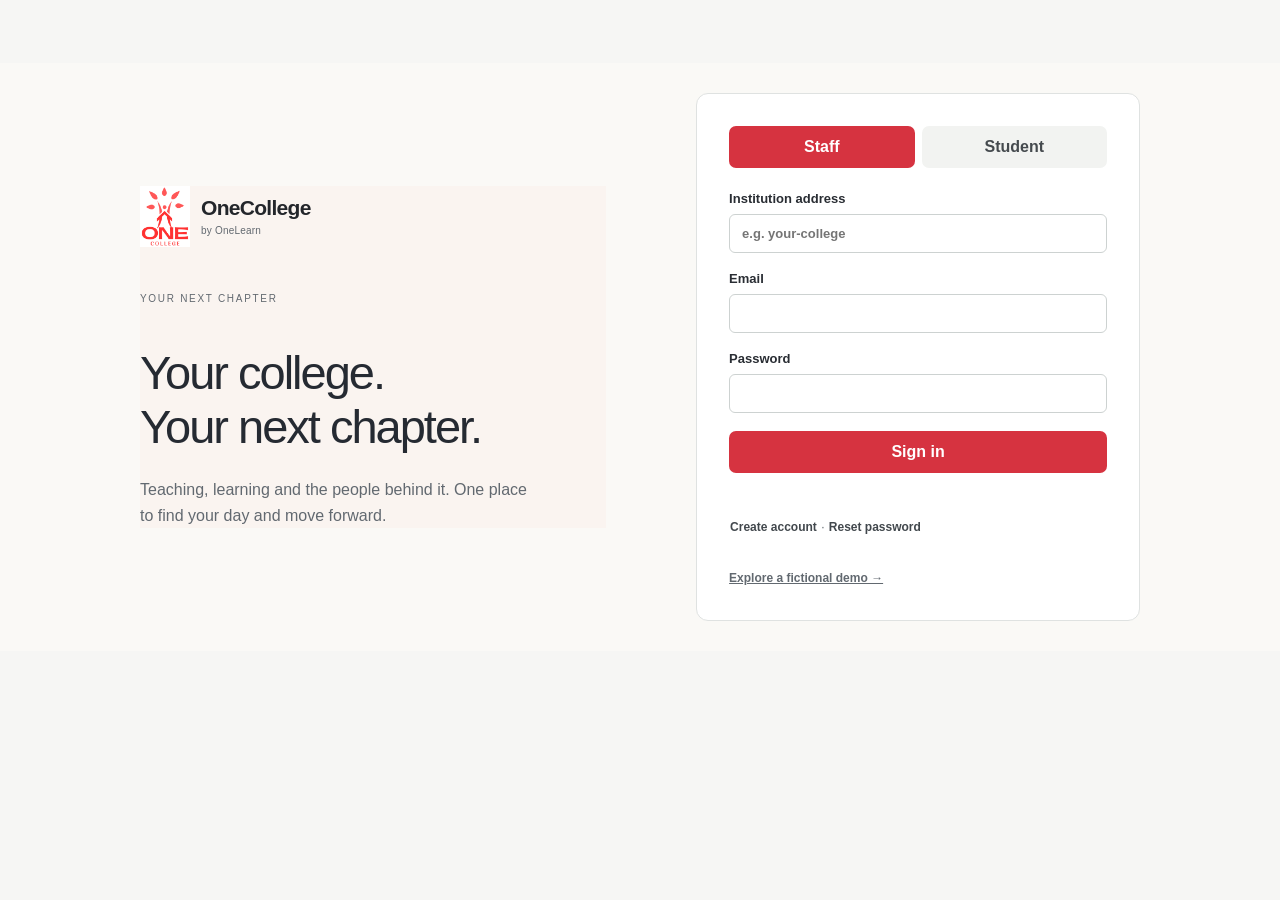
<file: index.html>
<!doctype html><html lang="en"><head><meta charset="utf-8"><meta name="viewport" content="width=device-width,initial-scale=1"><meta name="referrer" content="strict-origin-when-cross-origin"><title>OneCollege</title><link rel="icon" href="logo.svg"><link rel="stylesheet" href="styles.css"></head><body><div id="app"><p class="loading">Opening OneCollege…</p></div><div id="toast" role="status" aria-live="polite"></div><dialog id="dialog"></dialog><script src="config.js"></script><script type="module" src="app.mjs"></script></body></html>
</file>
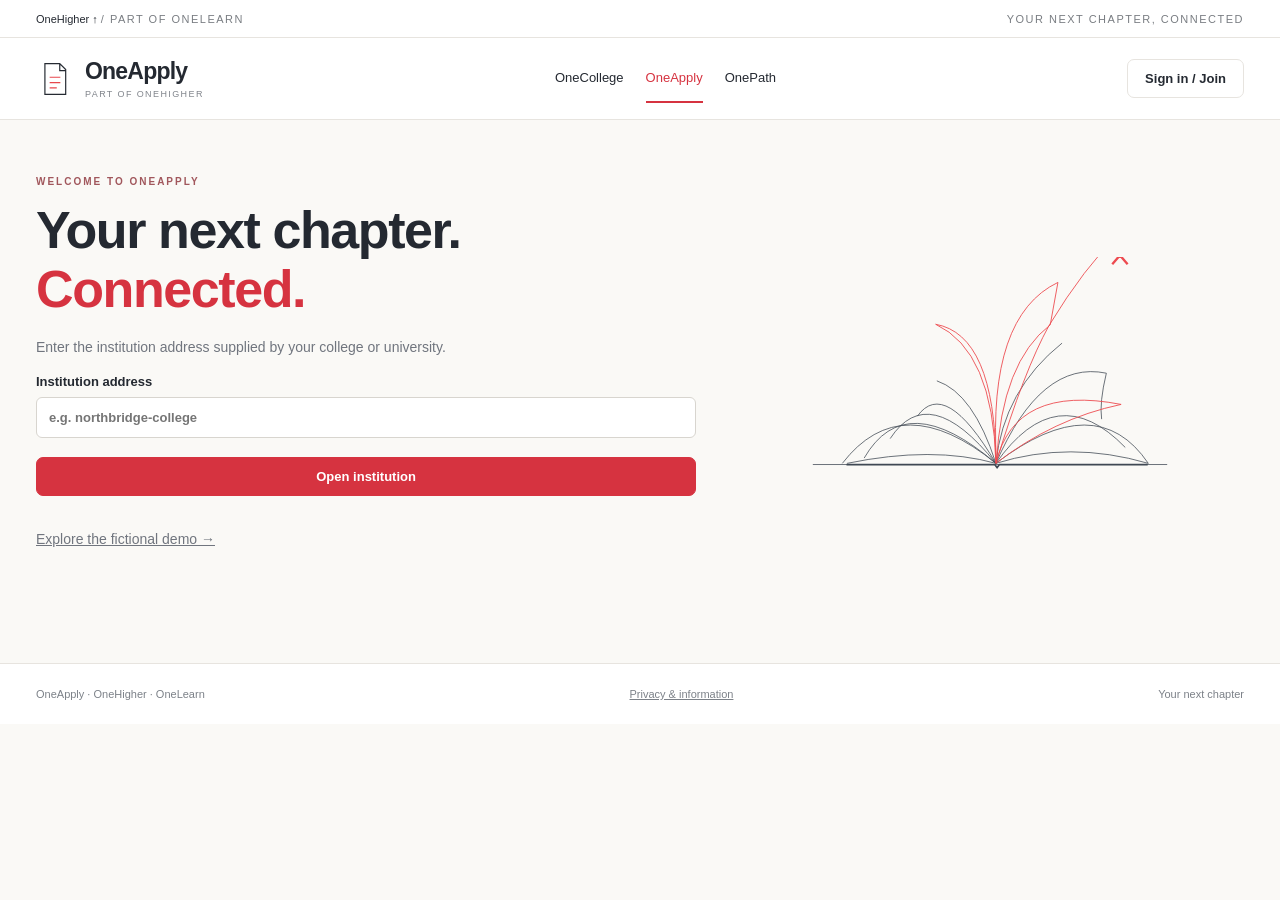
<file: apply.html>
<!doctype html><html lang="en-GB"><head><meta charset="utf-8"><meta name="viewport" content="width=device-width,initial-scale=1"><title>OneApply · OneHigher</title><link rel="icon" href="apply.svg"><link rel="stylesheet" href="family.css"></head><body data-product="apply"><a class="skip" href="#main">Skip to content</a><div id="app">Opening OneApply…</div><div id="status" role="status"></div><dialog id="dialog"></dialog><script src="config.js"></script><script type="module" src="family.mjs"></script></body></html>
</file>
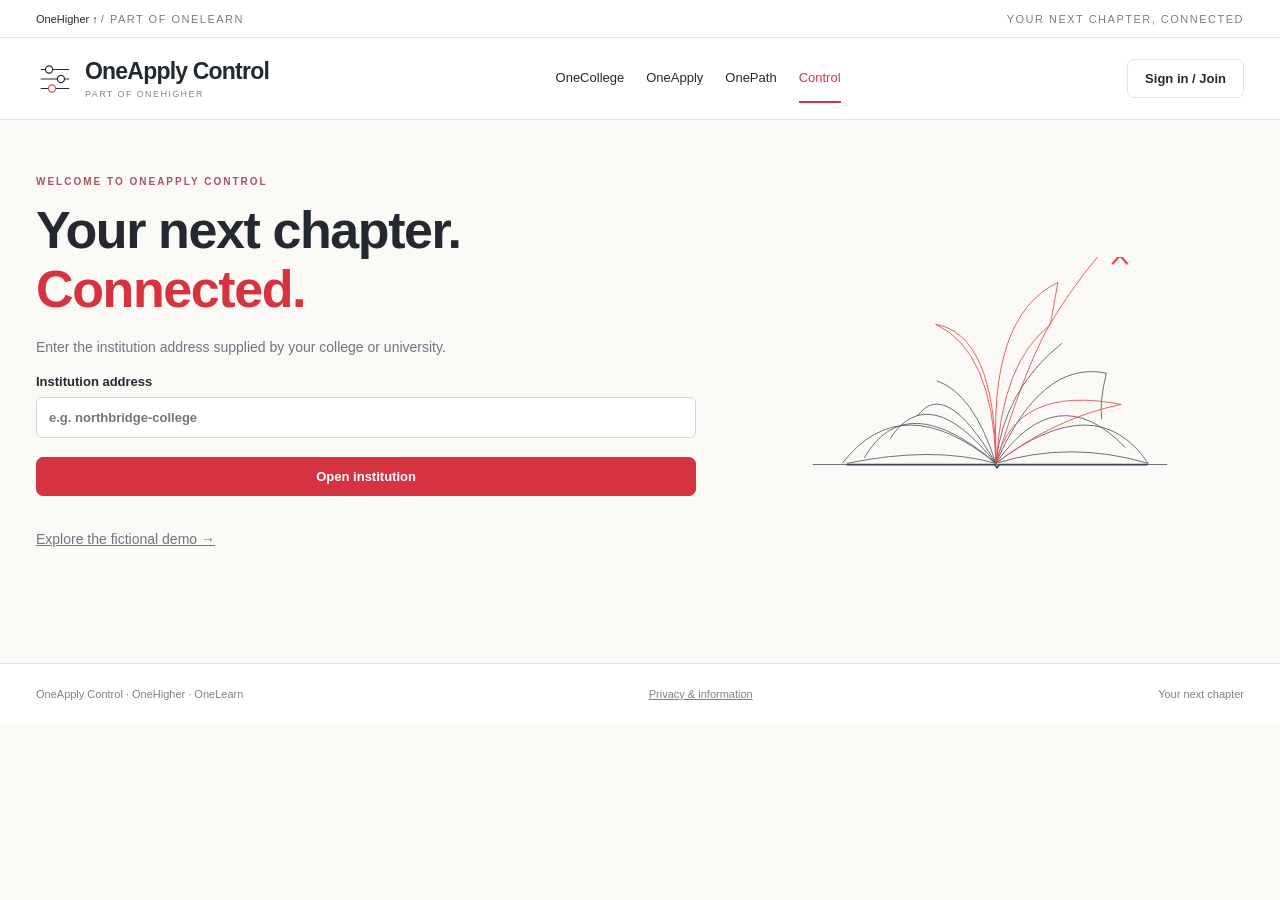
<file: control.html>
<!doctype html><html lang="en-GB"><head><meta charset="utf-8"><meta name="viewport" content="width=device-width,initial-scale=1"><title>OneApply Control · OneHigher</title><link rel="icon" href="control.svg"><link rel="stylesheet" href="family.css"></head><body data-product="control"><a class="skip" href="#main">Skip to content</a><div id="app">Opening OneApply Control…</div><div id="status" role="status"></div><dialog id="dialog"></dialog><script src="config.js"></script><script type="module" src="family.mjs"></script></body></html>
</file>
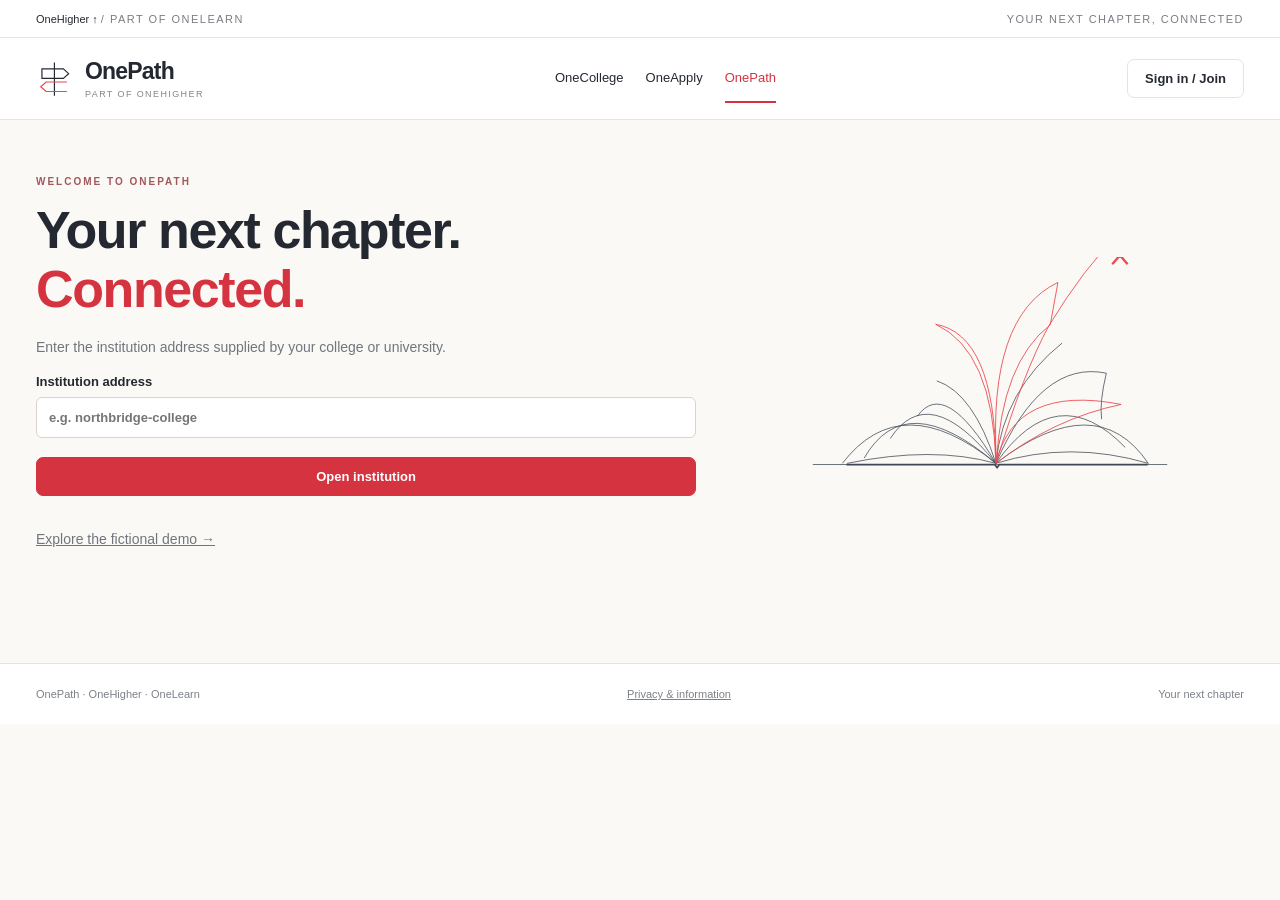
<file: path.html>
<!doctype html><html lang="en-GB"><head><meta charset="utf-8"><meta name="viewport" content="width=device-width,initial-scale=1"><title>OnePath · OneHigher</title><link rel="icon" href="path.svg"><link rel="stylesheet" href="family.css"></head><body data-product="path"><a class="skip" href="#main">Skip to content</a><div id="app">Opening OnePath…</div><div id="status" role="status"></div><dialog id="dialog"></dialog><script src="config.js"></script><script type="module" src="family.mjs"></script></body></html>
</file>
<file: styles.css>
:root{font-family:"DM Sans",Arial,sans-serif;color:#292d33;background:#f6f6f4;--accent:#dcdedf;--ink:#292d33;--pale:#eceeed;--line:#dfe2e1;--muted:#626970;--focus:#41454b}
*{box-sizing:border-box}body{margin:0}body.college{--accent:#ad4012;--ink:#fff;--pale:#fff0e5;--focus:#ad4012;background:#fbf9f6}button,input,select,textarea{font:inherit}button,a,input,select,textarea{outline-offset:4px}button:focus-visible,a:focus-visible,input:focus-visible,select:focus-visible,textarea:focus-visible{outline:2px solid var(--focus)}button{cursor:pointer;border:1px solid transparent;border-radius:7px;background:var(--accent);color:var(--ink);font-weight:600;padding:11px 17px}button:hover{filter:brightness(.96)}button:disabled{opacity:.55;cursor:wait}button.secondary{background:white;border-color:var(--line);color:#33383e}button.quiet{background:transparent;color:#42484d;padding:8px 0}button.small{padding:7px 11px;font-size:13px}a{color:inherit}input,select,textarea{width:100%;padding:11px 12px;background:white;border:1px solid #cdd2d1;border-radius:6px;color:#292d33}input[type=checkbox]{width:auto;accent-color:var(--focus)}textarea{min-height:110px;resize:vertical}label{display:grid;gap:8px;font-size:13px;font-weight:600}label.check{display:flex;align-items:center;gap:9px;font-weight:400}h1,h2,h3,p{margin:0}h1{font-size:34px;font-weight:500;letter-spacing:-1.1px}h2{font-size:20px;font-weight:600;letter-spacing:-.4px}h3{font-size:16px;font-weight:600}p{line-height:1.6}small,.muted{color:var(--muted)}small{font-size:12px}.brand{display:flex;align-items:center;gap:11px;white-space:nowrap}.brand img{width:42px;height:42px}.brand strong{display:block;font-size:21px;letter-spacing:-.7px;color:#23262b}.brand small{font-size:10px;letter-spacing:.2px}
.top{height:85px;border-bottom:1px solid var(--line);display:flex;align-items:center;gap:42px;padding:0 max(26px,calc((100vw - 1420px)/2));background:#ffffffba}.top nav{display:flex;gap:26px;align-self:stretch;align-items:center;flex:1}.top nav button{color:#53585c;font-weight:500;border-radius:0;background:transparent;padding:29px 0;position:relative}.top nav button.active{color:#202428}.top nav button.active:after{content:"";height:2px;background:var(--focus);position:absolute;bottom:14px;left:0;right:0}.account{display:flex;align-items:center;gap:12px}.avatar{width:35px;height:35px;border-radius:50%;background:#e4e5e5;display:grid;place-items:center;font-size:12px}.account small{display:block}.subnav{display:flex;gap:6px;overflow-x:auto;padding:15px 0;margin-bottom:15px;border-bottom:1px solid var(--line)}.subnav button{background:transparent;color:#626970;font-size:13px;padding:8px 12px;white-space:nowrap}.subnav button.active{background:var(--pale);color:#252a2d}
main{max-width:1420px;margin:auto;padding:30px 38px 48px}.pagehead{display:flex;align-items:center;justify-content:space-between;gap:24px;margin:12px 0 28px}.pagehead p{margin-top:8px;color:var(--muted);font-size:14px}.overline{text-transform:uppercase;letter-spacing:1.7px;font-size:10px;color:var(--muted);margin-bottom:10px}.metricstrip{display:grid;grid-template-columns:repeat(4,1fr);margin:32px 0;gap:26px}.metricstrip>div{border-right:1px solid var(--line);display:flex;gap:16px;align-items:center}.metricstrip>div:last-child{border:0}.metricstrip strong{font-weight:500;font-size:31px}.metricstrip span{font-size:13px;color:var(--muted)}.grid{display:grid;grid-template-columns:repeat(3,minmax(0,1fr));gap:24px}.grid.two{grid-template-columns:1.55fr 1fr}.grid.equal{grid-template-columns:repeat(2,minmax(0,1fr))}.card{background:#fff;border:1px solid var(--line);border-radius:8px;padding:25px;min-width:0}.cardhead{display:flex;justify-content:space-between;align-items:center;gap:15px;margin-bottom:17px}.cardhead button{font-size:12px}.agenda{display:grid;grid-template-columns:94px 1fr auto;gap:20px;align-items:center;padding:22px 0;border-bottom:1px solid #eceeed}.agenda:last-child{border:0}.agenda time{font-size:13px;color:var(--muted)}.agenda h3{margin-bottom:7px}.stackitem{padding:17px 0;border-bottom:1px solid #eceeed}.stackitem:last-child{border:0}.stackitem p{font-size:12px;color:var(--muted);margin-top:6px}.stackitem strong{font-size:14px;font-weight:500}.spaced{margin-top:26px}.quicklinks{border-top:1px solid var(--line);display:flex;gap:32px;margin-top:26px;padding-top:17px}.quicklinks button{font-size:12px}.footer{display:flex;justify-content:space-between;gap:16px;color:#767c80;font-size:10px;letter-spacing:.8px;margin-top:35px}.toolbar{display:flex;align-items:center;gap:12px;flex-wrap:wrap;margin-bottom:20px}.toolbar input{max-width:270px}.toolbar select{max-width:200px}.toolbar label{display:flex;align-items:center;gap:8px}.tablewrap{overflow:auto}table{width:100%;border-collapse:collapse;font-size:13px}th{text-align:left;font-size:11px;text-transform:uppercase;letter-spacing:.7px;color:#666d71;font-weight:500;padding:13px 12px;background:#f6f7f6}td{padding:15px 12px;border-bottom:1px solid #eceeed;line-height:1.6;vertical-align:top}td small{display:block}td button{white-space:nowrap}td input,td select{min-width:115px;padding:8px;font-size:12px}.tag{font-size:11px;background:var(--pale);color:#494f53;border-radius:4px;padding:5px 8px;display:inline-block;margin-right:5px}.empty{padding:26px 5px;color:#71777d;font-size:13px;line-height:1.7}.notice{border-left:3px solid #989d9f;background:#eeefed;padding:14px 18px;font-size:13px;line-height:1.7;margin:15px 0}.notice.demo{margin:0;text-align:center;border:0;font-size:12px;background:#e9eceb;padding:8px}.notice.demo button{background:none;color:#2d3236;text-decoration:underline;padding:0 10px;font-size:12px}.formgrid{display:grid;grid-template-columns:1fr 1fr;gap:19px}.formgrid>.wide{grid-column:1/-1}.formactions{display:flex;gap:12px;margin-top:24px;align-items:center;flex-wrap:wrap}.formstack{display:grid;gap:18px}.choices{display:grid;grid-template-columns:repeat(3,1fr);gap:10px;margin:16px 0}.choice{border:1px solid var(--line);padding:12px;border-radius:6px;display:flex;align-items:center;gap:9px;font-weight:400}.choice:has(input:checked){background:var(--pale);border-color:#9a9fa1}.choice small{display:block;margin-top:5px}.recordnav{display:flex;gap:8px;margin:22px 0}.recordnav button{font-size:13px}.code{font-family:monospace;overflow-wrap:anywhere;font-size:15px}.textbody{white-space:pre-wrap;font-size:14px;line-height:1.7;margin:15px 0}.links{display:flex;gap:12px;flex-wrap:wrap}.file{font-size:12px;border:1px solid var(--line);padding:7px 10px;border-radius:4px}
.week{display:grid;grid-template-columns:repeat(5,minmax(160px,1fr));gap:12px;min-width:830px}.day>h3{font-size:13px;margin-bottom:12px}.lesson{background:#eff0ef;border-left:3px solid #9a9fa2;padding:13px;margin-bottom:12px;border-radius:4px;font-size:12px}.college .lesson{background:#fff1e8;border-color:#c65f2a}.lesson strong{display:block;margin:7px 0}.lesson p{font-size:11px}.lesson button{font-size:11px;margin-top:9px}.loginwrap{max-width:1060px;margin:7vh auto;padding:30px;display:grid;grid-template-columns:1.05fr 1fr;gap:90px;align-items:center}.loginintro h1{font-size:47px;margin:42px 0 23px;line-height:1.15;letter-spacing:-2px}.loginintro p{color:var(--muted);max-width:400px}.loginintro .overline{margin-top:45px}.logincard{background:white;border:1px solid var(--line);padding:32px;border-radius:12px}.switch{display:flex;gap:7px;margin-bottom:23px}.switch button{flex:1;background:#f2f3f1;color:#454a4e}.switch button.active{background:var(--accent);color:var(--ink)}.loginhelp{font-size:12px;color:var(--muted);margin-top:20px}.loginhelp a{font-weight:600}.error{color:#a02020;font-size:13px;white-space:pre-wrap}.loading{margin:40px}
dialog{border:1px solid var(--line);border-radius:12px;width:min(820px,94vw);padding:28px;max-height:90vh;color:#292d33}dialog::backdrop{background:#1b20294d;backdrop-filter:blur(3px)}dialog h2{margin-bottom:24px}.dialoghead{display:flex;justify-content:space-between;align-items:start}dialog .close{background:#eeefed;color:#333;padding:5px 11px}#toast{position:fixed;bottom:25px;left:50%;transform:translateX(-50%);max-width:90vw;background:#2e3439;color:white;padding:14px 22px;border-radius:8px;display:none;z-index:10;font-size:13px;box-shadow:0 6px 25px #0002}#toast.show{display:block}.printtitle{display:none}
@media(max-width:1050px){.top{gap:20px;padding:0 20px}.top nav{gap:16px}.brand strong{font-size:17px}.account>div:not(.avatar){display:none}.grid{grid-template-columns:1fr 1fr}.grid.two{grid-template-columns:1fr 1fr}.agenda{grid-template-columns:65px 1fr;gap:12px}.agenda button{grid-column:2;justify-self:start}.choices{grid-template-columns:1fr 1fr}}
@media(max-width:720px){main{padding:20px 16px}.top{height:auto;flex-wrap:wrap;padding:15px 16px;gap:10px}.top .brand{flex:1}.top nav{order:3;width:100%;overflow:auto;gap:24px}.top nav button{padding:16px 0;font-size:13px}.top nav button.active:after{bottom:5px}.brand strong{font-size:19px}.account .avatar{display:none}.account button{font-size:12px}.grid,.grid.two,.grid.equal,.formgrid{grid-template-columns:1fr}.formgrid>.wide{grid-column:auto}.pagehead{align-items:start;flex-direction:column;margin-bottom:23px}h1{font-size:28px}.metricstrip{grid-template-columns:1fr 1fr;gap:22px}.metricstrip strong{font-size:26px}.metricstrip>div:nth-child(2){border:0}.card{padding:20px}.choices{grid-template-columns:1fr}.loginwrap{grid-template-columns:1fr;gap:30px;margin:0;padding:25px}.loginintro h1{font-size:33px;margin:24px 0 15px}.loginintro .overline{display:none}.logincard{padding:24px}.quicklinks{gap:12px;flex-wrap:wrap}.footer{flex-direction:column}.toolbar{align-items:stretch}.toolbar input,.toolbar select{max-width:100%}.toolbar label{flex-wrap:wrap}.subnav{padding:10px 0}.account .secondary{padding:7px}}
@media print{.top,.subnav,.toolbar,.footer,.quicklinks,.no-print,button,.notice.demo,#toast{display:none!important}body{background:white}main{padding:0;max-width:none}.card{border:0;padding:0}.printtitle{display:block}input{border:0}.tablewrap{overflow:visible}th,td{font-size:11px;padding:8px}.pagehead{margin:10px 0}.grid{display:block}}


/* OneHigher family branding */
body.college{--accent:#d63340;--ink:#fff;--pale:#fff0ef;--focus:#bb2631;background:#faf9f6}.brand img{width:50px;height:62px;object-fit:contain}.brand strong{font-weight:700}.college .lesson{background:#fff1ef;border-color:#e7474d}.loginintro{background:#faf4f0!important;color:#252a32!important}.loginintro h1{color:#252a32!important}.metricstrip{background:#fff!important;border:1px solid #e6e0db;border-radius:12px}.metricstrip strong{color:#cf3442!important}.family-bar{display:flex;gap:24px;align-items:center;padding:10px 38px;border-bottom:1px solid #e6e0db;background:white;font-size:12px}.family-bar a{text-decoration:none;display:flex;align-items:center;gap:7px}.family-bar span{margin-right:auto;letter-spacing:1.2px;font-size:9px;color:#777}.family-bar img{width:22px;height:22px}@media(max-width:720px){.family-bar{padding:10px 16px;gap:15px;overflow:auto;white-space:nowrap}.family-bar span{display:none}}
.college .metricstrip>div{padding:20px 24px;min-height:86px;display:flex;align-items:center;gap:14px}.college .metricstrip strong{font-size:32px}.college .metricstrip span{font-size:13px}
@media(max-width:720px){.college .metricstrip>div{padding:14px;gap:8px;align-items:flex-start;flex-direction:column}.college .metricstrip{gap:0}}
</file>
<file: family.css>
:root{font-family:Inter,Arial,sans-serif;color:#242931;background:#faf9f6;--red:#d63340;--muted:#727780;--line:#e7e4df}*{box-sizing:border-box}body{margin:0}a{color:inherit}button,input,select,textarea{font:inherit}button,.button{border:1px solid var(--line);background:#fff;border-radius:7px;padding:11px 17px;color:#252a32;cursor:pointer;font-weight:600;text-decoration:none;display:inline-flex;align-items:center;justify-content:center;gap:9px;font-size:13px}button:hover,.button:hover{border-color:var(--red);background:#fff5f4}.primary{background:var(--red);color:white;border-color:var(--red)}button:disabled{opacity:.45;cursor:default}input,textarea,select{width:100%;border:1px solid #d8d5cf;background:white;color:#252a32;border-radius:6px;padding:12px}textarea{min-height:110px;resize:vertical}label{display:grid;gap:8px;font-size:13px;font-weight:600}label.check{display:flex;align-items:flex-start;font-weight:400;line-height:1.6}input[type=checkbox]{width:auto;margin-top:5px;accent-color:var(--red)}:focus-visible{outline:3px solid #df8c22;outline-offset:3px}.skip{position:fixed;top:-60px;z-index:10}.skip:focus{top:5px;background:white;padding:12px}.family{height:38px;border-bottom:1px solid var(--line);background:#fff;display:flex;align-items:center;justify-content:space-between;padding:0 36px;font-size:11px}.family span{letter-spacing:1.5px;color:#797d82}.family a{text-decoration:none}.top{background:white;border-bottom:1px solid var(--line);display:flex;align-items:center;justify-content:space-between;padding:16px 36px;gap:20px}.brand{display:flex;align-items:center;gap:11px;text-decoration:none}.brand img{width:38px;height:44px}.brand strong{font-size:23px;letter-spacing:-.8px}.brand small{display:block;font-size:9px;letter-spacing:1.4px;color:#81858c;margin-top:4px}.top nav{display:flex;gap:22px;align-items:center}.top nav a{text-decoration:none;font-size:13px;padding:16px 0;border-bottom:2px solid transparent}.top nav a.active{border-color:var(--red);color:var(--red)}main{max-width:1290px;margin:auto;padding:38px 36px 60px}.eyebrow{font-size:10px;letter-spacing:2px;font-weight:700;color:#a1575c;text-transform:uppercase;margin-bottom:14px}h1{font-size:40px;letter-spacing:-1.4px;font-weight:600;line-height:1.14;margin:0 0 16px}h2{font-size:22px;font-weight:600;letter-spacing:-.5px;margin:0 0 15px}h3{font-size:17px;margin:0 0 10px}p{font-size:14px;line-height:1.7;margin:0 0 15px;color:#70757e}.hero{display:grid;grid-template-columns:1.3fr 1fr;align-items:center;gap:40px;padding:18px 0 36px}.hero h1{font-size:52px;max-width:650px}.hero em{font-style:normal;color:var(--red)}.hero img{width:100%;max-height:230px;object-fit:contain}.actions{display:flex;align-items:center;gap:12px;flex-wrap:wrap}.card{background:white;border:1px solid var(--line);border-radius:11px;padding:25px}.grid{display:grid;grid-template-columns:repeat(3,minmax(0,1fr));gap:20px}.two{grid-template-columns:repeat(2,minmax(0,1fr))}.layout{display:grid;grid-template-columns:minmax(0,1fr) 290px;gap:26px}.stack{display:grid;gap:18px}.row{display:flex;align-items:center;justify-content:space-between;gap:20px}.section{margin-top:32px}.tag{display:inline-block;background:#f4f2ef;padding:6px 9px;border-radius:5px;font-size:10px;letter-spacing:.4px;color:#5d646e}.tag.red{background:#fff0ef;color:#b72a38}.tag.green{background:#eaf5ec;color:#24623b}.meta{font-size:12px;color:#7c8086}.card .meta{margin:12px 0}.card hr{border:0;border-top:1px solid var(--line);margin:20px 0}.num{font-size:32px;font-weight:600;letter-spacing:-1px;display:block;margin-bottom:7px}.filters{display:flex;gap:16px;margin:22px 0;align-items:end}.filters label{flex:1}.form{display:grid;gap:19px}.fields{display:grid;grid-template-columns:1fr 1fr;gap:18px}.tabs{display:flex;gap:9px;flex-wrap:wrap;margin:22px 0}.tabs a{padding:10px 15px;text-decoration:none;border:1px solid var(--line);background:white;border-radius:6px;font-size:13px}.tabs a.active{background:#fff0ef;border-color:#efb7bc;color:#ad2632}.notice{padding:11px 24px;background:#fff1de;color:#785619;font-size:12px;text-align:center;line-height:1.6}.notice a{margin-left:12px}.empty{padding:35px 15px;text-align:center;color:#7a8086;line-height:1.7}.listitem{padding:17px 0;border-top:1px solid var(--line)}.listitem:first-of-type{border:0}.steps{list-style:none;padding:0;margin:0;counter-reset:step}.steps li{display:flex;gap:12px;margin:22px 0;color:#737780;font-size:13px;align-items:center}.steps li:before{counter-increment:step;content:counter(step);border:1px solid var(--line);width:28px;height:28px;border-radius:50%;display:grid;place-items:center;background:white;flex-shrink:0}.steps .done{color:#28744d}.steps .done:before{background:#e6f2e9;border-color:#e6f2e9}.tablewrap{overflow:auto}table{width:100%;border-collapse:collapse;text-align:left;font-size:13px}td,th{padding:15px 12px;border-bottom:1px solid var(--line)}th{color:#7c8086;font-size:10px;text-transform:uppercase;letter-spacing:1px}.error{color:#ad2735;line-height:1.6}.success{color:#267345}.text{white-space:pre-wrap;overflow-wrap:anywhere}footer{border-top:1px solid var(--line);padding:24px 36px;display:flex;justify-content:space-between;font-size:11px;color:#7c8188;background:white}dialog{border:1px solid var(--line);border-radius:12px;max-width:630px;width:calc(100% - 30px);max-height:90vh;overflow:auto;padding:28px}dialog::backdrop{background:#24293170}#status:not(:empty){position:fixed;bottom:20px;left:50%;transform:translateX(-50%);padding:14px 24px;background:#252a32;color:#fff;border-radius:8px;z-index:100;max-width:90vw;font-size:13px}.icon{width:35px;height:35px}.portfolio{border-left:3px solid #e7474d;padding-left:16px}.checkcard{padding:15px;border:1px solid var(--line);border-radius:7px}.checkcard:has(input:checked){background:#fff5f4;border-color:#e39da5}.print-only{display:none}@media(max-width:950px){.top{flex-wrap:wrap}.top nav{order:3;overflow:auto;width:100%}.grid{grid-template-columns:repeat(2,minmax(0,1fr))}.hero h1{font-size:40px}.layout{grid-template-columns:1fr}.hero img{max-height:190px}}@media(max-width:600px){.family,.top,footer{padding:12px 18px}.family span{display:none}.top nav{gap:22px;white-space:nowrap}main{padding:26px 18px}.hero{grid-template-columns:1fr;gap:4px}.hero img{max-height:120px}.hero h1{font-size:36px}h1{font-size:30px}.grid,.two,.fields{grid-template-columns:1fr}.card{padding:21px}.filters{flex-direction:column;align-items:stretch}.row{align-items:flex-start;flex-wrap:wrap}.brand strong{font-size:20px}footer{gap:15px;flex-wrap:wrap}}@media print{.family,.top,footer,.notice,.actions,button,.filters,.tabs{display:none!important}main{padding:0}.card{break-inside:avoid}.grid,.layout{display:block}.print-only{display:block}}
</file>
